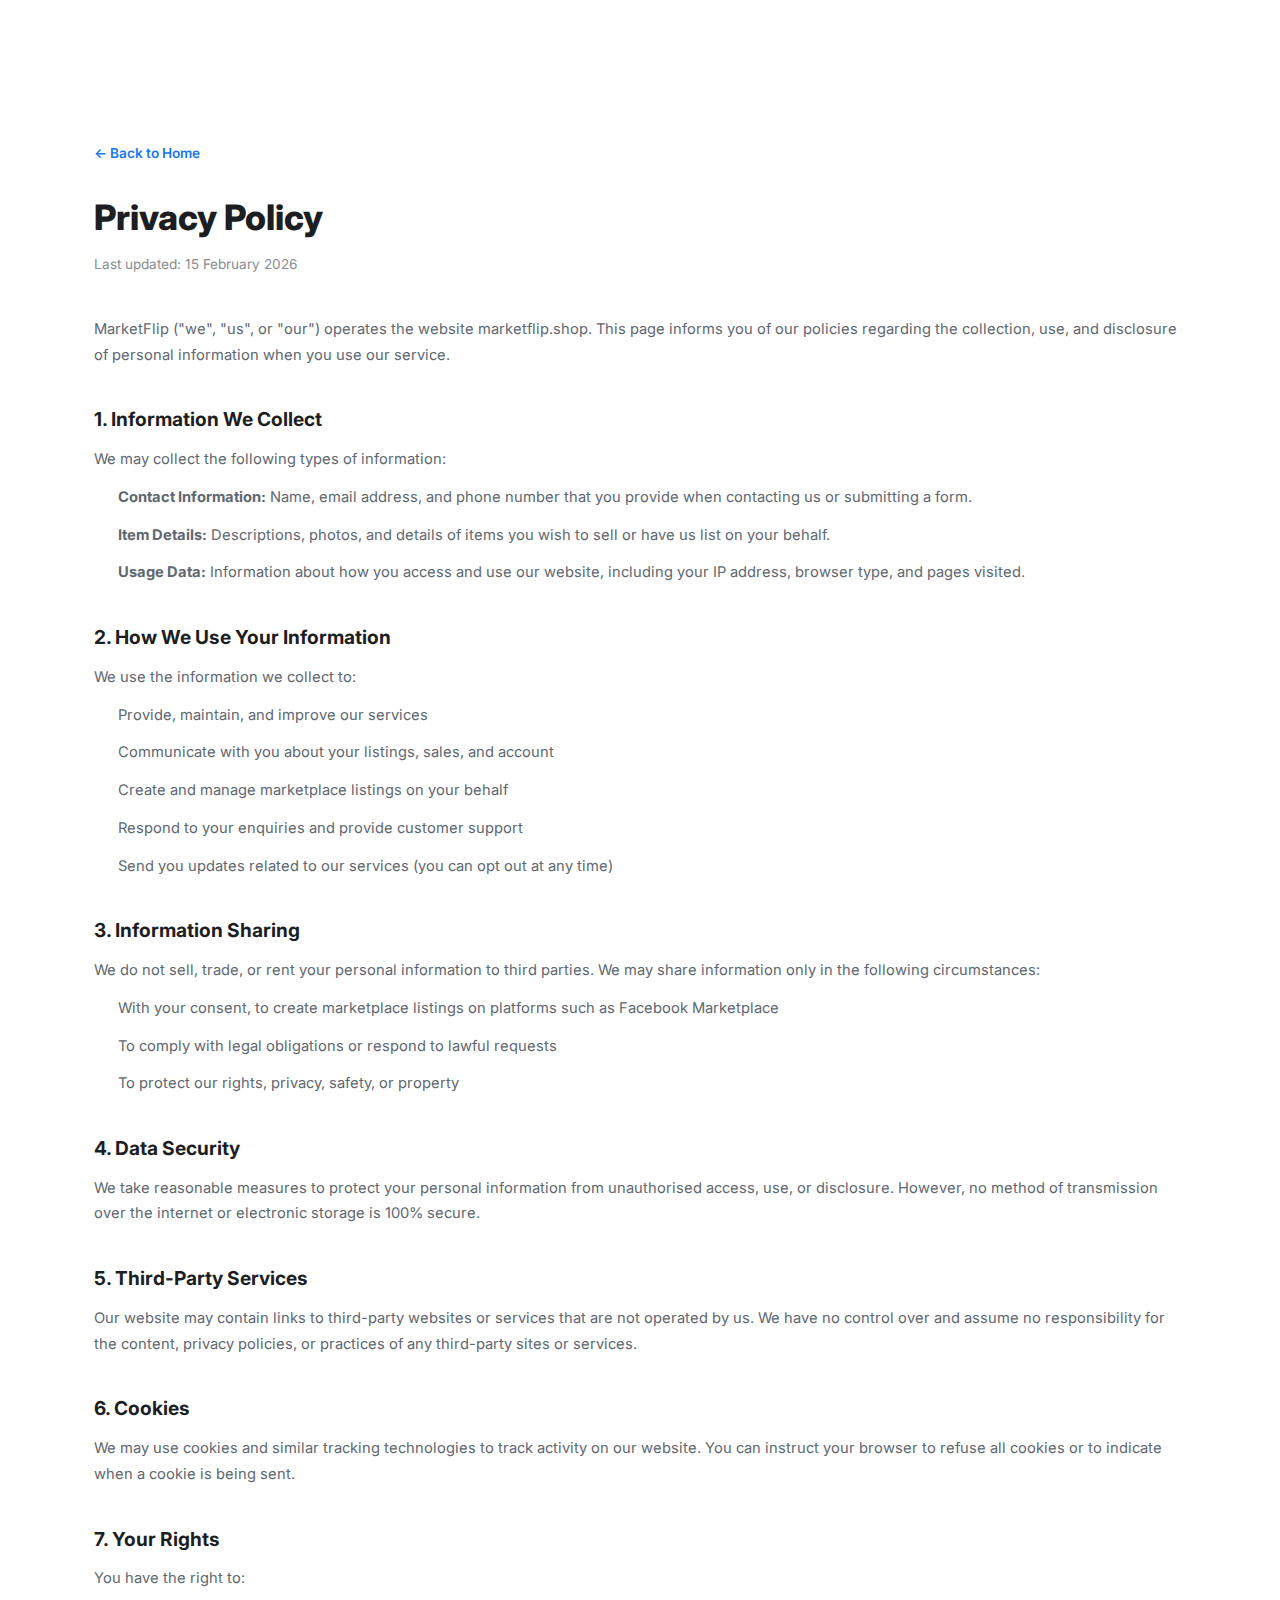
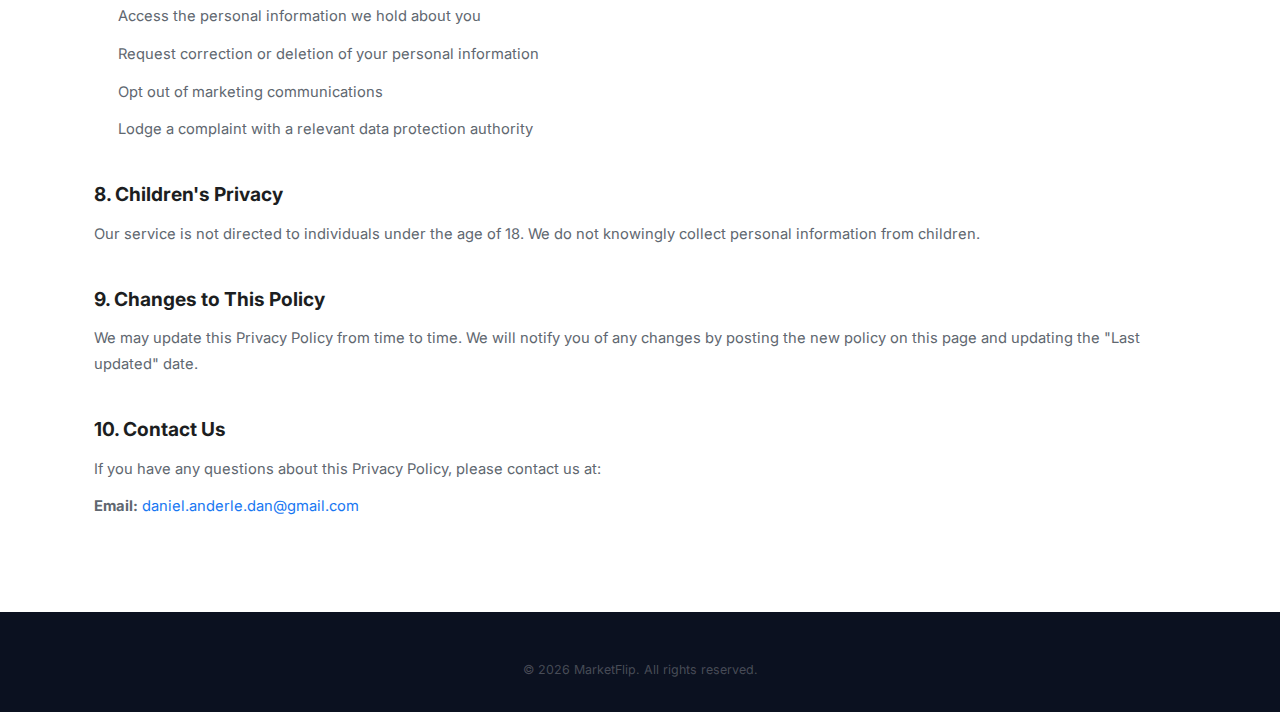
<file: privacy.html>
<!DOCTYPE html>
<html lang="en">

<head>
    <meta charset="UTF-8" />
    <meta name="viewport" content="width=device-width, initial-scale=1.0" />
    <title>Privacy Policy — MarketFlip</title>
    <meta name="description"
        content="MarketFlip's Privacy Policy. How we collect, use, and protect your personal information." />
    <link rel="preconnect" href="https://fonts.googleapis.com" />
    <link rel="preconnect" href="https://fonts.gstatic.com" crossorigin />
    <link href="https://fonts.googleapis.com/css2?family=Inter:wght@400;500;600;700;800;900&display=swap"
        rel="stylesheet" />
    <link rel="stylesheet" href="style.css" />
    <style>
        .legal-page {
            padding: 140px 0 80px;
            background: var(--bg-primary);
            min-height: 100vh;
        }

        .legal-page h1 {
            font-size: 2.2rem;
            font-weight: 800;
            margin-bottom: 8px;
            color: var(--text-primary);
        }

        .legal-page .updated {
            font-size: 0.85rem;
            color: var(--text-muted);
            margin-bottom: 40px;
        }

        .legal-page h2 {
            font-size: 1.2rem;
            font-weight: 700;
            margin-top: 36px;
            margin-bottom: 12px;
            color: var(--text-primary);
        }

        .legal-page p,
        .legal-page li {
            font-size: 0.92rem;
            line-height: 1.75;
            color: var(--text-secondary);
            margin-bottom: 12px;
        }

        .legal-page ul {
            padding-left: 24px;
            margin-bottom: 16px;
        }

        .legal-page a {
            color: var(--fb-blue);
        }

        .back-link {
            display: inline-block;
            margin-bottom: 24px;
            font-size: 0.85rem;
            font-weight: 600;
            color: var(--fb-blue);
        }
    </style>
</head>

<body>

    <nav class="navbar" id="navbar">
        <div class="nav-inner">
            <a href="index.html" class="logo">
                <svg class="logo-icon" viewBox="0 0 24 24" fill="none" stroke="currentColor" stroke-width="2"
                    stroke-linecap="round" stroke-linejoin="round">
                    <path
                        d="M20.84 4.61a5.5 5.5 0 0 0-7.78 0L12 5.67l-1.06-1.06a5.5 5.5 0 0 0-7.78 7.78l1.06 1.06L12 21.23l7.78-7.78 1.06-1.06a5.5 5.5 0 0 0 0-7.78z" />
                </svg>
                <span>MarketFlip</span>
            </a>
        </div>
    </nav>

    <section class="legal-page">
        <div class="container">
            <a href="index.html" class="back-link">&larr; Back to Home</a>
            <h1>Privacy Policy</h1>
            <p class="updated">Last updated: 15 February 2026</p>

            <p>MarketFlip ("we", "us", or "our") operates the website marketflip.shop. This page informs you of our
                policies regarding the collection, use, and disclosure of personal information when you use our service.
            </p>

            <h2>1. Information We Collect</h2>
            <p>We may collect the following types of information:</p>
            <ul>
                <li><strong>Contact Information:</strong> Name, email address, and phone number that you provide when
                    contacting us or submitting a form.</li>
                <li><strong>Item Details:</strong> Descriptions, photos, and details of items you wish to sell or have
                    us list on your behalf.</li>
                <li><strong>Usage Data:</strong> Information about how you access and use our website, including your IP
                    address, browser type, and pages visited.</li>
            </ul>

            <h2>2. How We Use Your Information</h2>
            <p>We use the information we collect to:</p>
            <ul>
                <li>Provide, maintain, and improve our services</li>
                <li>Communicate with you about your listings, sales, and account</li>
                <li>Create and manage marketplace listings on your behalf</li>
                <li>Respond to your enquiries and provide customer support</li>
                <li>Send you updates related to our services (you can opt out at any time)</li>
            </ul>

            <h2>3. Information Sharing</h2>
            <p>We do not sell, trade, or rent your personal information to third parties. We may share information only
                in the following circumstances:</p>
            <ul>
                <li>With your consent, to create marketplace listings on platforms such as Facebook Marketplace</li>
                <li>To comply with legal obligations or respond to lawful requests</li>
                <li>To protect our rights, privacy, safety, or property</li>
            </ul>

            <h2>4. Data Security</h2>
            <p>We take reasonable measures to protect your personal information from unauthorised access, use, or
                disclosure. However, no method of transmission over the internet or electronic storage is 100% secure.
            </p>

            <h2>5. Third-Party Services</h2>
            <p>Our website may contain links to third-party websites or services that are not operated by us. We have no
                control over and assume no responsibility for the content, privacy policies, or practices of any
                third-party sites or services.</p>

            <h2>6. Cookies</h2>
            <p>We may use cookies and similar tracking technologies to track activity on our website. You can instruct
                your browser to refuse all cookies or to indicate when a cookie is being sent.</p>

            <h2>7. Your Rights</h2>
            <p>You have the right to:</p>
            <ul>
                <li>Access the personal information we hold about you</li>
                <li>Request correction or deletion of your personal information</li>
                <li>Opt out of marketing communications</li>
                <li>Lodge a complaint with a relevant data protection authority</li>
            </ul>

            <h2>8. Children's Privacy</h2>
            <p>Our service is not directed to individuals under the age of 18. We do not knowingly collect personal
                information from children.</p>

            <h2>9. Changes to This Policy</h2>
            <p>We may update this Privacy Policy from time to time. We will notify you of any changes by posting the new
                policy on this page and updating the "Last updated" date.</p>

            <h2>10. Contact Us</h2>
            <p>If you have any questions about this Privacy Policy, please contact us at:</p>
            <p><strong>Email:</strong> <a href="mailto:daniel.anderle.dan@gmail.com">daniel.anderle.dan@gmail.com</a>
            </p>
        </div>
    </section>

    <footer class="footer">
        <div class="container footer-inner">
            <p class="footer-copy">&copy; 2026 MarketFlip. All rights reserved.</p>
        </div>
    </footer>

</body>

</html>
</file>
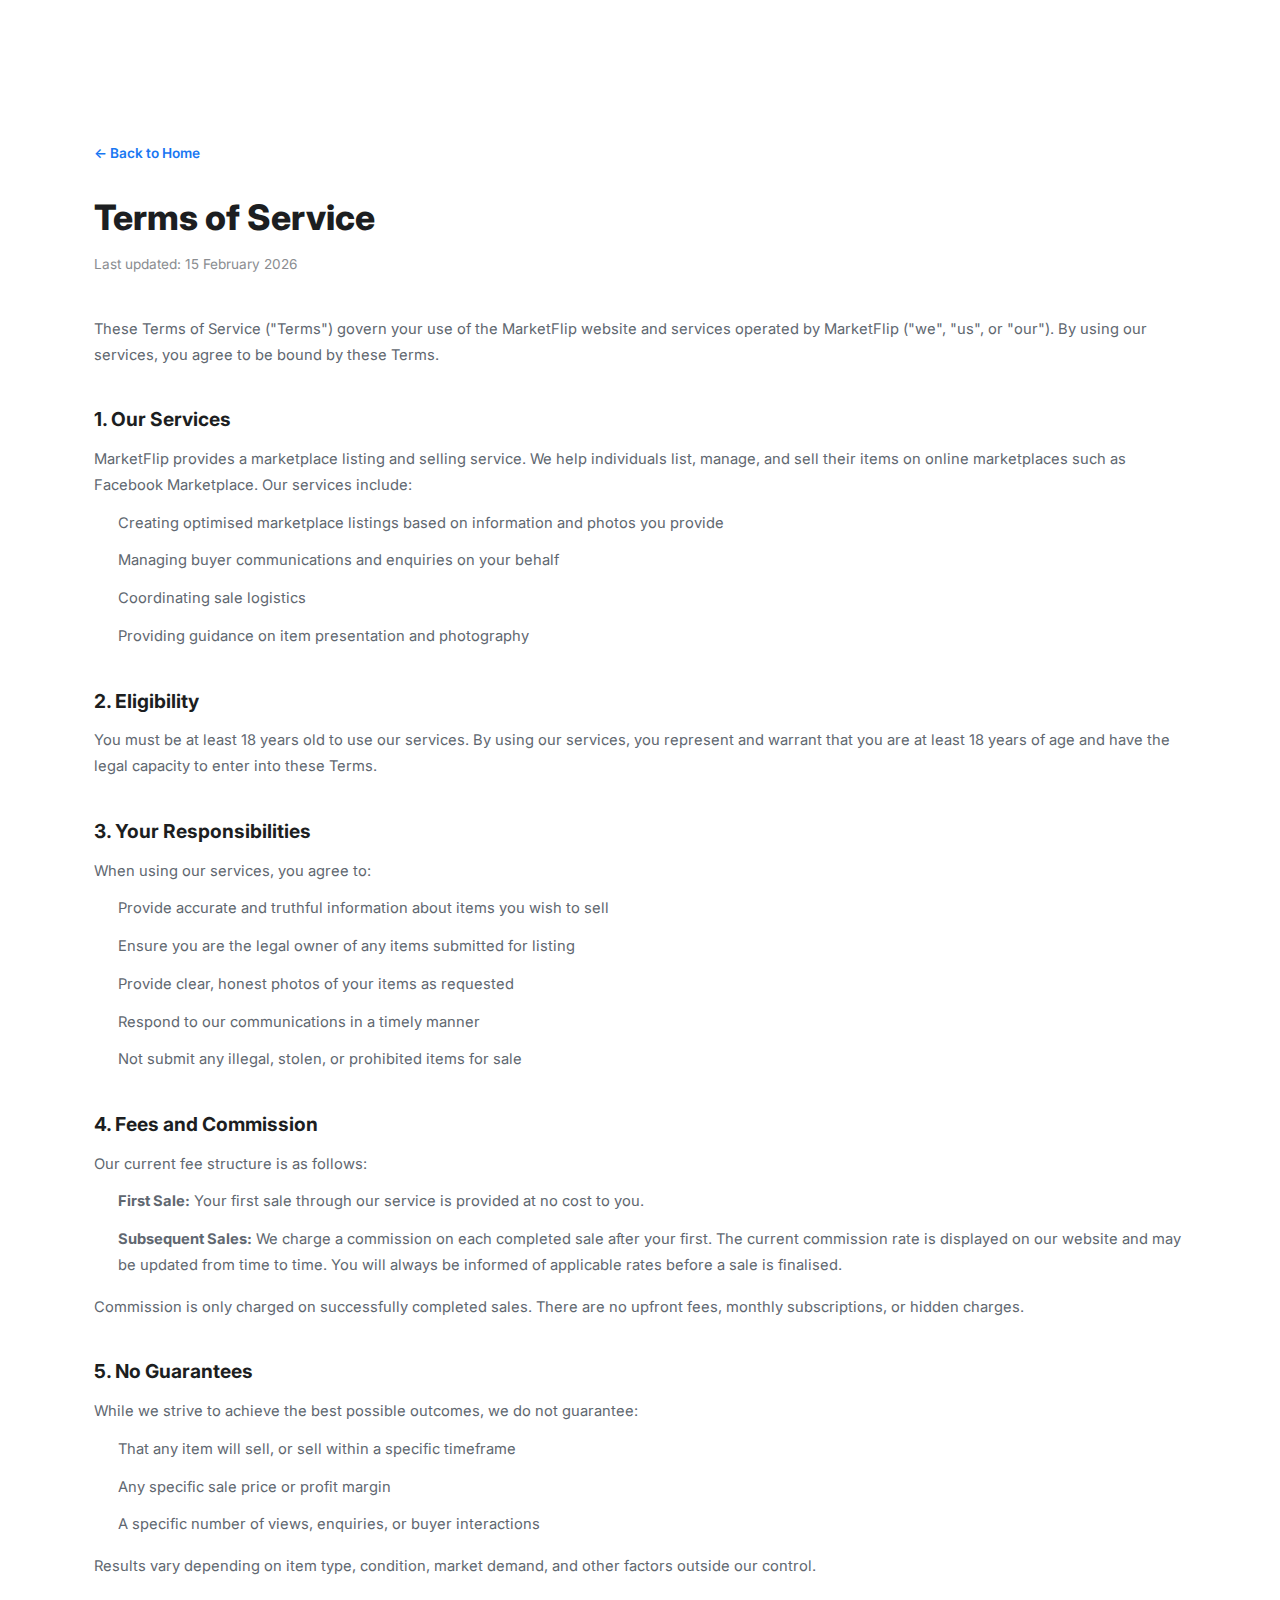
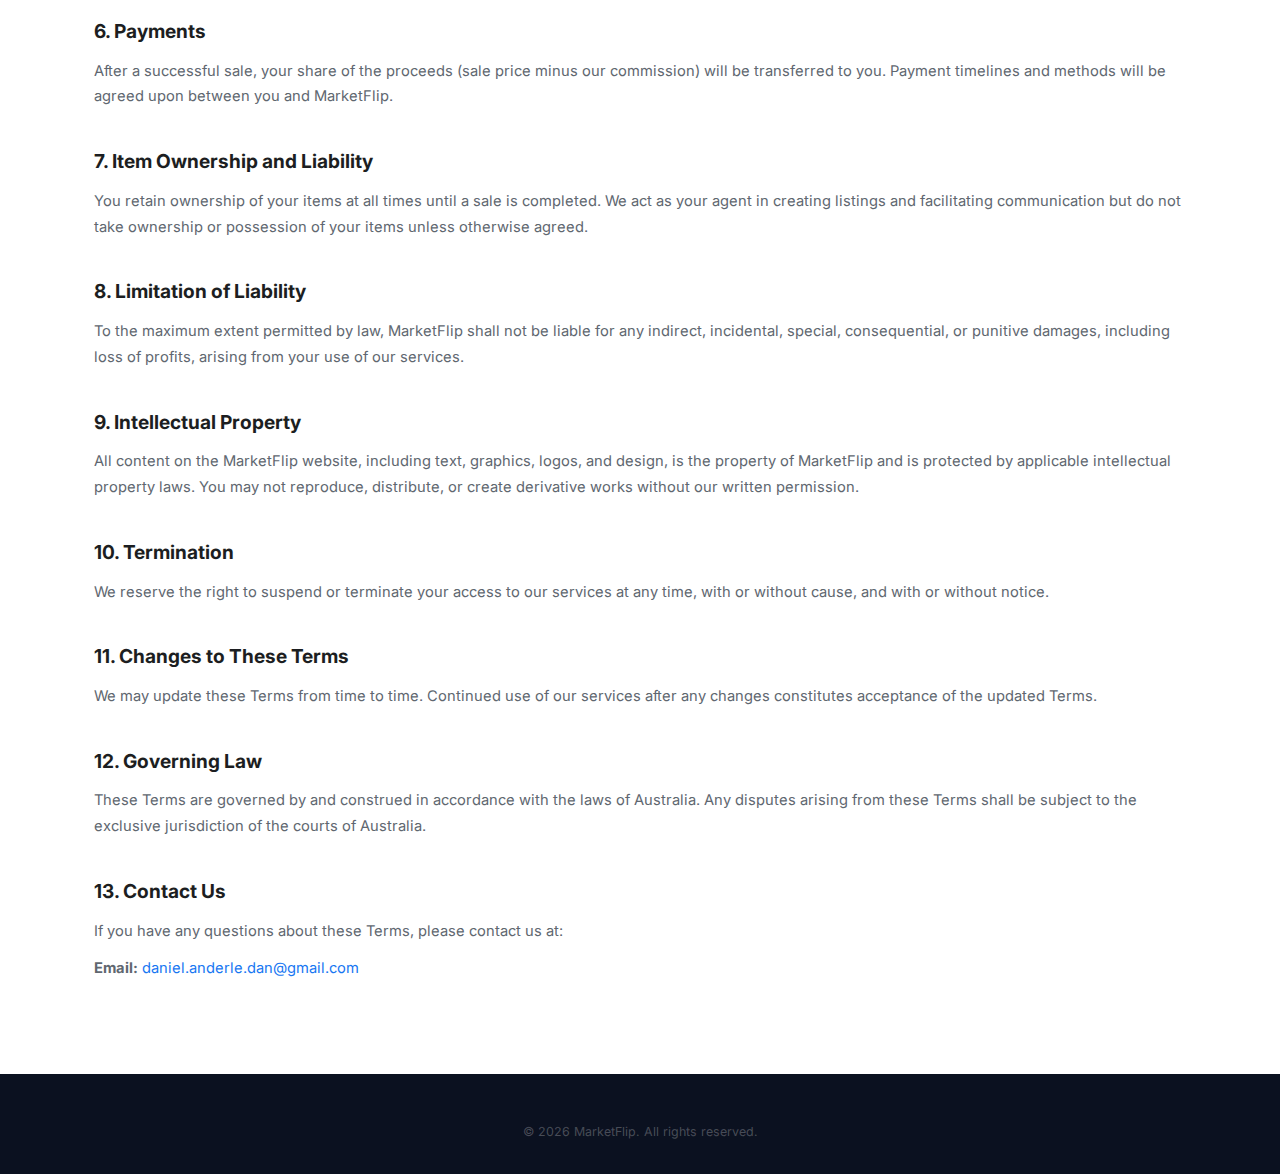
<file: terms.html>
<!DOCTYPE html>
<html lang="en">

<head>
    <meta charset="UTF-8" />
    <meta name="viewport" content="width=device-width, initial-scale=1.0" />
    <title>Terms of Service — MarketFlip</title>
    <meta name="description"
        content="MarketFlip's Terms of Service. The terms and conditions governing your use of our services." />
    <link rel="preconnect" href="https://fonts.googleapis.com" />
    <link rel="preconnect" href="https://fonts.gstatic.com" crossorigin />
    <link href="https://fonts.googleapis.com/css2?family=Inter:wght@400;500;600;700;800;900&display=swap"
        rel="stylesheet" />
    <link rel="stylesheet" href="style.css" />
    <style>
        .legal-page {
            padding: 140px 0 80px;
            background: var(--bg-primary);
            min-height: 100vh;
        }

        .legal-page h1 {
            font-size: 2.2rem;
            font-weight: 800;
            margin-bottom: 8px;
            color: var(--text-primary);
        }

        .legal-page .updated {
            font-size: 0.85rem;
            color: var(--text-muted);
            margin-bottom: 40px;
        }

        .legal-page h2 {
            font-size: 1.2rem;
            font-weight: 700;
            margin-top: 36px;
            margin-bottom: 12px;
            color: var(--text-primary);
        }

        .legal-page p,
        .legal-page li {
            font-size: 0.92rem;
            line-height: 1.75;
            color: var(--text-secondary);
            margin-bottom: 12px;
        }

        .legal-page ul {
            padding-left: 24px;
            margin-bottom: 16px;
        }

        .legal-page a {
            color: var(--fb-blue);
        }

        .back-link {
            display: inline-block;
            margin-bottom: 24px;
            font-size: 0.85rem;
            font-weight: 600;
            color: var(--fb-blue);
        }
    </style>
</head>

<body>

    <nav class="navbar" id="navbar">
        <div class="nav-inner">
            <a href="index.html" class="logo">
                <svg class="logo-icon" viewBox="0 0 24 24" fill="none" stroke="currentColor" stroke-width="2"
                    stroke-linecap="round" stroke-linejoin="round">
                    <path
                        d="M20.84 4.61a5.5 5.5 0 0 0-7.78 0L12 5.67l-1.06-1.06a5.5 5.5 0 0 0-7.78 7.78l1.06 1.06L12 21.23l7.78-7.78 1.06-1.06a5.5 5.5 0 0 0 0-7.78z" />
                </svg>
                <span>MarketFlip</span>
            </a>
        </div>
    </nav>

    <section class="legal-page">
        <div class="container">
            <a href="index.html" class="back-link">&larr; Back to Home</a>
            <h1>Terms of Service</h1>
            <p class="updated">Last updated: 15 February 2026</p>

            <p>These Terms of Service ("Terms") govern your use of the MarketFlip website and services operated by
                MarketFlip ("we", "us", or "our"). By using our services, you agree to be bound by these Terms.</p>

            <h2>1. Our Services</h2>
            <p>MarketFlip provides a marketplace listing and selling service. We help individuals list, manage, and sell
                their items on online marketplaces such as Facebook Marketplace. Our services include:</p>
            <ul>
                <li>Creating optimised marketplace listings based on information and photos you provide</li>
                <li>Managing buyer communications and enquiries on your behalf</li>
                <li>Coordinating sale logistics</li>
                <li>Providing guidance on item presentation and photography</li>
            </ul>

            <h2>2. Eligibility</h2>
            <p>You must be at least 18 years old to use our services. By using our services, you represent and warrant
                that you are at least 18 years of age and have the legal capacity to enter into these Terms.</p>

            <h2>3. Your Responsibilities</h2>
            <p>When using our services, you agree to:</p>
            <ul>
                <li>Provide accurate and truthful information about items you wish to sell</li>
                <li>Ensure you are the legal owner of any items submitted for listing</li>
                <li>Provide clear, honest photos of your items as requested</li>
                <li>Respond to our communications in a timely manner</li>
                <li>Not submit any illegal, stolen, or prohibited items for sale</li>
            </ul>

            <h2>4. Fees and Commission</h2>
            <p>Our current fee structure is as follows:</p>
            <ul>
                <li><strong>First Sale:</strong> Your first sale through our service is provided at no cost to you.</li>
                <li><strong>Subsequent Sales:</strong> We charge a commission on each completed sale after your first.
                    The current commission rate is displayed on our website and may be updated from time to time. You
                    will always be informed of applicable rates before a sale is finalised.</li>
            </ul>
            <p>Commission is only charged on successfully completed sales. There are no upfront fees, monthly
                subscriptions, or hidden charges.</p>

            <h2>5. No Guarantees</h2>
            <p>While we strive to achieve the best possible outcomes, we do not guarantee:</p>
            <ul>
                <li>That any item will sell, or sell within a specific timeframe</li>
                <li>Any specific sale price or profit margin</li>
                <li>A specific number of views, enquiries, or buyer interactions</li>
            </ul>
            <p>Results vary depending on item type, condition, market demand, and other factors outside our control.</p>

            <h2>6. Payments</h2>
            <p>After a successful sale, your share of the proceeds (sale price minus our commission) will be transferred
                to you. Payment timelines and methods will be agreed upon between you and MarketFlip.</p>

            <h2>7. Item Ownership and Liability</h2>
            <p>You retain ownership of your items at all times until a sale is completed. We act as your agent in
                creating listings and facilitating communication but do not take ownership or possession of your items
                unless otherwise agreed.</p>

            <h2>8. Limitation of Liability</h2>
            <p>To the maximum extent permitted by law, MarketFlip shall not be liable for any indirect, incidental,
                special, consequential, or punitive damages, including loss of profits, arising from your use of our
                services.</p>

            <h2>9. Intellectual Property</h2>
            <p>All content on the MarketFlip website, including text, graphics, logos, and design, is the property of
                MarketFlip and is protected by applicable intellectual property laws. You may not reproduce, distribute,
                or create derivative works without our written permission.</p>

            <h2>10. Termination</h2>
            <p>We reserve the right to suspend or terminate your access to our services at any time, with or without
                cause, and with or without notice.</p>

            <h2>11. Changes to These Terms</h2>
            <p>We may update these Terms from time to time. Continued use of our services after any changes constitutes
                acceptance of the updated Terms.</p>

            <h2>12. Governing Law</h2>
            <p>These Terms are governed by and construed in accordance with the laws of Australia. Any disputes arising
                from these Terms shall be subject to the exclusive jurisdiction of the courts of Australia.</p>

            <h2>13. Contact Us</h2>
            <p>If you have any questions about these Terms, please contact us at:</p>
            <p><strong>Email:</strong> <a href="mailto:daniel.anderle.dan@gmail.com">daniel.anderle.dan@gmail.com</a>
            </p>
        </div>
    </section>

    <footer class="footer">
        <div class="container footer-inner">
            <p class="footer-copy">&copy; 2026 MarketFlip. All rights reserved.</p>
        </div>
    </footer>

</body>

</html>
</file>
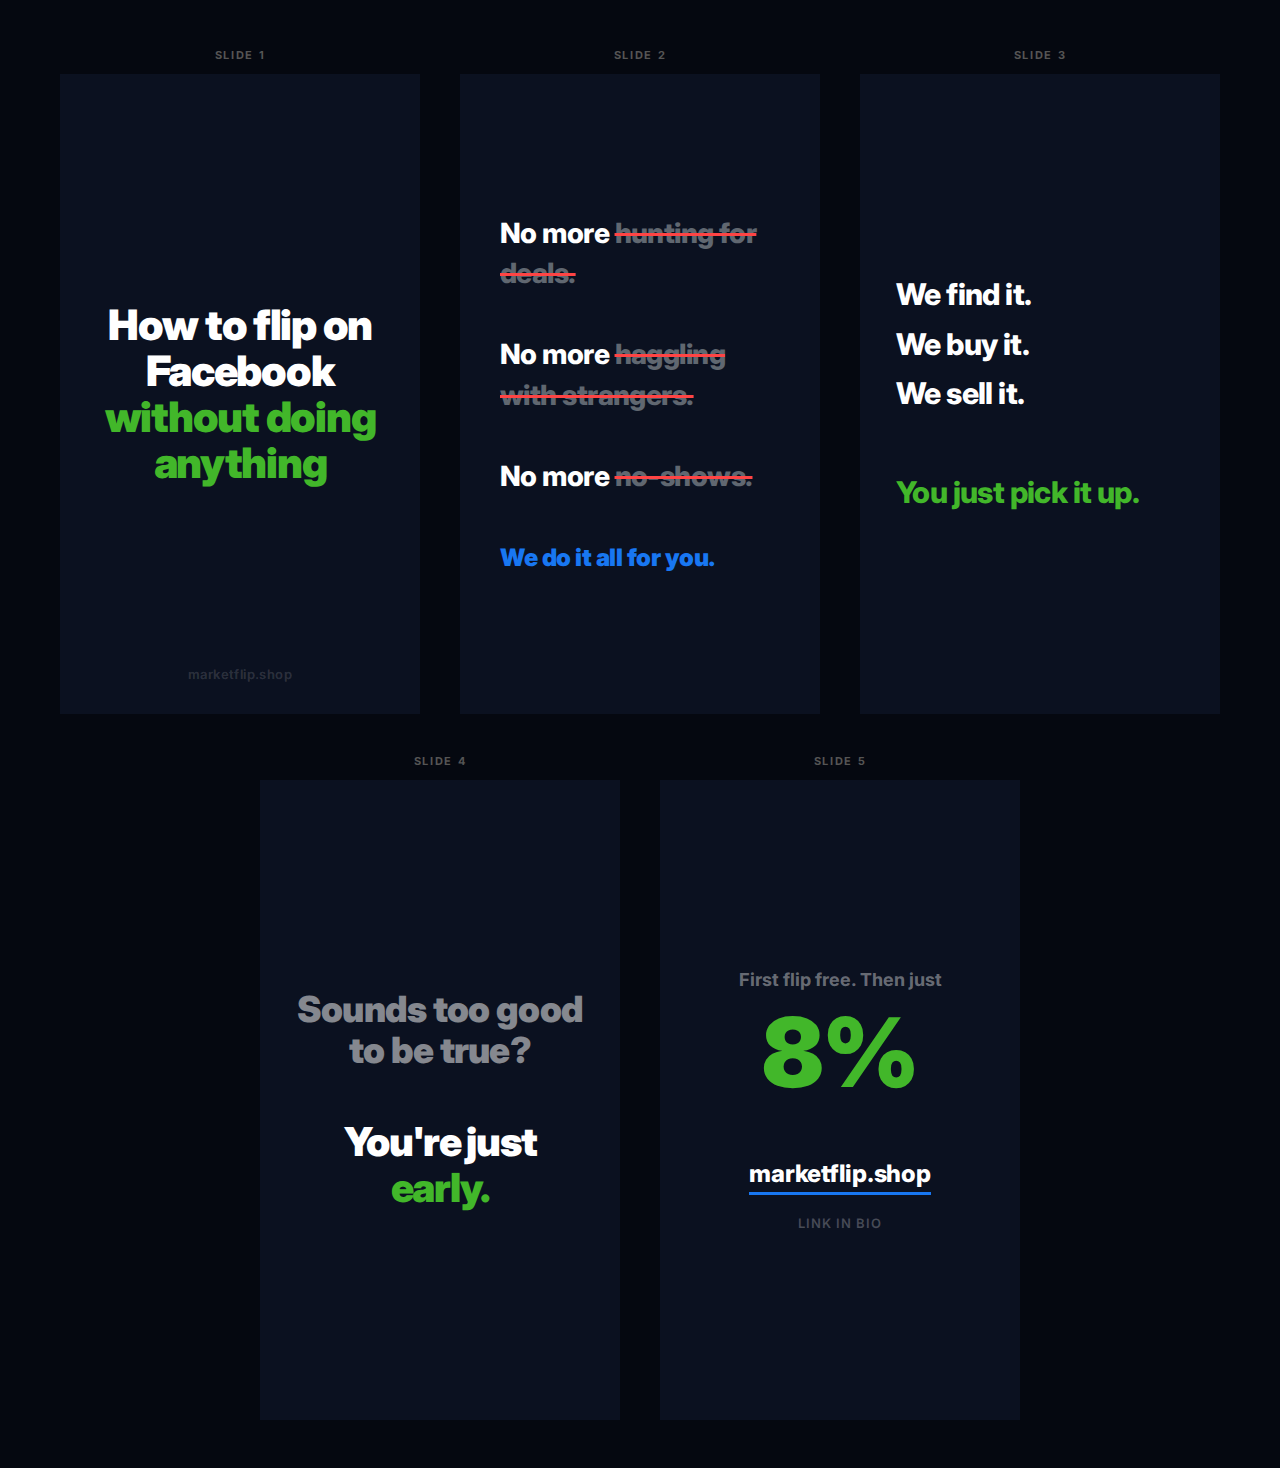
<file: tiktok-slides.html>
<!DOCTYPE html>
<html lang="en">

<head>
    <meta charset="UTF-8" />
    <meta name="viewport" content="width=device-width, initial-scale=1.0" />
    <title>MarketFlip — TikTok Slides</title>
    <link href="https://fonts.googleapis.com/css2?family=Inter:wght@400;500;600;700;800;900&display=swap"
        rel="stylesheet" />
    <style>
        * {
            margin: 0;
            padding: 0;
            box-sizing: border-box;
        }

        body {
            background: #050810;
            font-family: 'Inter', sans-serif;
            display: flex;
            flex-wrap: wrap;
            justify-content: center;
            gap: 40px;
            padding: 48px 24px;
        }

        .slide-wrapper {
            display: flex;
            flex-direction: column;
            align-items: center;
            gap: 12px;
        }

        .slide-wrapper .label {
            color: #555;
            font-size: 11px;
            font-weight: 700;
            letter-spacing: 0.15em;
            text-transform: uppercase;
        }

        /* ===== SLIDE BASE ===== */
        .slide {
            width: 360px;
            height: 640px;
            background: #0B1120;
            display: flex;
            flex-direction: column;
            justify-content: center;
            padding: 44px 36px;
            color: white;
            position: relative;
            overflow: hidden;
        }

        /* ===== SLIDE 1 — HOOK ===== */
        .slide-1 {
            text-align: center;
            align-items: center;
        }

        .slide-1 h1 {
            font-size: 42px;
            font-weight: 900;
            line-height: 1.1;
            letter-spacing: -0.03em;
        }

        .slide-1 h1 em {
            font-style: normal;
            color: #42B72A;
        }

        .slide-1 .watermark {
            position: absolute;
            bottom: 32px;
            font-size: 13px;
            font-weight: 600;
            color: rgba(255, 255, 255, 0.15);
            letter-spacing: 0.03em;
        }

        /* ===== SLIDE 2 — PAIN POINT ===== */
        .slide-2 {
            padding-left: 40px;
            padding-right: 40px;
        }

        .slide-2 p {
            font-size: 28px;
            font-weight: 800;
            line-height: 1.45;
            letter-spacing: -0.02em;
        }

        .slide-2 p s {
            color: #606770;
            text-decoration: line-through;
            text-decoration-color: #FF4444;
            text-decoration-thickness: 3px;
        }

        .slide-2 .punchline {
            margin-top: 44px;
            font-size: 24px;
            font-weight: 900;
            color: #1877F2;
        }

        /* ===== SLIDE 3 — SOLUTION ===== */
        .slide-3 {
            text-align: left;
        }

        .slide-3 p {
            font-size: 30px;
            font-weight: 800;
            line-height: 1.65;
            letter-spacing: -0.02em;
        }

        .slide-3 p span.g {
            color: #42B72A;
        }

        /* ===== SLIDE 4 — URGENCY ===== */
        .slide-4 {
            text-align: center;
            align-items: center;
            gap: 0;
        }

        .slide-4 h2 {
            font-size: 36px;
            font-weight: 900;
            line-height: 1.15;
            letter-spacing: -0.02em;
            color: rgba(255, 255, 255, 0.5);
        }

        .slide-4 .answer {
            margin-top: 48px;
            font-size: 40px;
            font-weight: 900;
            line-height: 1.15;
            letter-spacing: -0.03em;
        }

        .slide-4 .answer em {
            font-style: normal;
            color: #42B72A;
        }

        /* ===== SLIDE 5 — CTA ===== */
        .slide-5 {
            text-align: center;
            align-items: center;
        }

        .slide-5 .top-line {
            font-size: 18px;
            font-weight: 700;
            color: rgba(255, 255, 255, 0.4);
            margin-bottom: 12px;
        }

        .slide-5 h2 {
            font-size: 54px;
            font-weight: 900;
            line-height: 1.05;
            letter-spacing: -0.03em;
        }

        .slide-5 h2 span {
            display: block;
            font-size: 96px;
            color: #42B72A;
        }

        .slide-5 .url {
            margin-top: 56px;
            font-size: 24px;
            font-weight: 800;
            color: white;
            border-bottom: 3px solid #1877F2;
            padding-bottom: 4px;
            letter-spacing: -0.01em;
        }

        .slide-5 .bio {
            margin-top: 20px;
            font-size: 13px;
            font-weight: 600;
            color: rgba(255, 255, 255, 0.25);
            letter-spacing: 0.08em;
            text-transform: uppercase;
        }
    </style>
</head>

<body>

    <!-- SLIDE 1 -->
    <div class="slide-wrapper">
        <div class="label">Slide 1</div>
        <div class="slide slide-1">
            <h1>How to flip on Facebook <em>without doing anything</em></h1>
            <div class="watermark">marketflip.shop</div>
        </div>
    </div>

    <!-- SLIDE 2 -->
    <div class="slide-wrapper">
        <div class="label">Slide 2</div>
        <div class="slide slide-2">
            <p>
                No more <s>hunting for deals.</s><br /><br />
                No more <s>haggling with strangers.</s><br /><br />
                No more <s>no-shows.</s>
            </p>
            <p class="punchline">We do it all for you.</p>
        </div>
    </div>

    <!-- SLIDE 3 -->
    <div class="slide-wrapper">
        <div class="label">Slide 3</div>
        <div class="slide slide-3">
            <p>
                We find it.<br />
                We buy it.<br />
                We sell it.<br /><br />
                <span class="g">You just pick it up.</span>
            </p>
        </div>
    </div>

    <!-- SLIDE 4 -->
    <div class="slide-wrapper">
        <div class="label">Slide 4</div>
        <div class="slide slide-4">
            <h2>Sounds too good to be true?</h2>
            <p class="answer">You're just<br /><em>early.</em></p>
        </div>
    </div>

    <!-- SLIDE 5 -->
    <div class="slide-wrapper">
        <div class="label">Slide 5</div>
        <div class="slide slide-5">
            <div class="top-line">First flip free. Then just</div>
            <h2>
                <span>8%</span>
            </h2>
            <div class="url">marketflip.shop</div>
            <div class="bio">link in bio</div>
        </div>
    </div>

</body>

</html>
</file>
<file: style.css>
/* ===================================================
   MarketFlip — Facebook Marketplace Service
   Color palette anchored to Facebook brand colors
   =================================================== */

:root {
    /* Facebook Palette */
    --fb-blue: #1877F2;
    --fb-blue-dark: #1464D8;
    --fb-blue-darker: #0D52B8;
    --fb-blue-light: #4599FF;
    --fb-blue-pale: #E7F3FF;
    --fb-green: #42B72A;
    --fb-green-dark: #36A420;

    /* Neutrals */
    --bg-primary: #FFFFFF;
    --bg-dark: #0B1120;
    --bg-section: #F0F2F5;
    --text-primary: #1C1E21;
    --text-secondary: #606770;
    --text-muted: #8A8D91;
    --text-on-dark: #E4E6EB;
    --border: #DADDE1;

    /* Spacing */
    --section-pad: 100px;
    --container-max: 1140px;

    /* Radii */
    --radius-sm: 8px;
    --radius-md: 14px;
    --radius-lg: 22px;
    --radius-xl: 32px;

    /* Shadows */
    --shadow-soft: 0 4px 24px rgba(24, 119, 242, 0.08);
    --shadow-card: 0 8px 40px rgba(24, 119, 242, 0.10);
    --shadow-hover: 0 12px 48px rgba(24, 119, 242, 0.18);

    /* Transitions */
    --ease: cubic-bezier(0.25, 0.46, 0.45, 0.94);
}

/* ===== RESET ===== */
*,
*::before,
*::after {
    margin: 0;
    padding: 0;
    box-sizing: border-box;
}

html {
    scroll-behavior: smooth;
    -webkit-font-smoothing: antialiased;
}

body {
    font-family: 'Inter', -apple-system, BlinkMacSystemFont, 'Segoe UI', sans-serif;
    color: var(--text-primary);
    background: var(--bg-primary);
    line-height: 1.6;
    overflow-x: hidden;
}

a {
    text-decoration: none;
    color: inherit;
}

ul {
    list-style: none;
}

img {
    max-width: 100%;
    display: block;
}

.container {
    max-width: var(--container-max);
    margin: 0 auto;
    padding: 0 24px;
}

/* ===== NAVBAR ===== */
.navbar {
    position: fixed;
    top: 0;
    left: 0;
    width: 100%;
    z-index: 1000;
    padding: 16px 0;
    transition: background 0.4s var(--ease), box-shadow 0.4s var(--ease), padding 0.4s var(--ease);
}

.navbar.scrolled {
    background: rgba(255, 255, 255, 0.92);
    backdrop-filter: blur(18px);
    -webkit-backdrop-filter: blur(18px);
    box-shadow: 0 2px 20px rgba(0, 0, 0, 0.06);
    padding: 10px 0;
}

.nav-inner {
    max-width: var(--container-max);
    margin: 0 auto;
    padding: 0 24px;
    display: flex;
    align-items: center;
    justify-content: space-between;
}

.logo {
    display: flex;
    align-items: center;
    gap: 10px;
    font-weight: 800;
    font-size: 1.35rem;
    color: white;
    transition: color 0.3s;
}

.navbar.scrolled .logo {
    color: var(--fb-blue);
}

.logo-icon {
    width: 26px;
    height: 26px;
}

.nav-links {
    display: flex;
    align-items: center;
    gap: 32px;
}

.nav-links a {
    font-size: 0.9rem;
    font-weight: 500;
    color: rgba(255, 255, 255, 0.8);
    transition: color 0.3s;
    position: relative;
}

.navbar.scrolled .nav-links a {
    color: var(--text-secondary);
}

.nav-links a:hover {
    color: white;
}

.navbar.scrolled .nav-links a:hover {
    color: var(--fb-blue);
}

.nav-links a::after {
    content: '';
    position: absolute;
    bottom: -4px;
    left: 0;
    width: 0%;
    height: 2px;
    background: var(--fb-blue-light);
    transition: width 0.3s var(--ease);
    border-radius: 2px;
}

.nav-links a:hover::after {
    width: 100%;
}

.nav-cta {
    background: var(--fb-blue);
    color: white !important;
    padding: 10px 22px;
    border-radius: var(--radius-sm);
    font-weight: 600;
    transition: background 0.3s, transform 0.2s;
}

.nav-cta:hover {
    background: var(--fb-blue-dark);
    transform: translateY(-1px);
}

.nav-cta::after {
    display: none !important;
}

/* ===== HERO ===== */
.hero {
    position: relative;
    min-height: 100vh;
    display: flex;
    align-items: center;
    justify-content: center;
    text-align: center;
    background: linear-gradient(160deg, #0B1628 0%, #0E2148 30%, #1877F2 70%, #4599FF 100%);
    overflow: hidden;
    padding: 120px 24px 80px;
}

.hero-bg {
    position: absolute;
    inset: 0;
    overflow: hidden;
}

.hero-shape {
    position: absolute;
    border-radius: 50%;
    filter: blur(80px);
    opacity: 0.35;
    animation: float 8s ease-in-out infinite;
}

.hero-shape-1 {
    width: 600px;
    height: 600px;
    background: #1877F2;
    top: -200px;
    right: -150px;
    animation-delay: 0s;
}

.hero-shape-2 {
    width: 400px;
    height: 400px;
    background: #42B72A;
    bottom: -100px;
    left: -100px;
    animation-delay: -3s;
}

.hero-shape-3 {
    width: 300px;
    height: 300px;
    background: #4599FF;
    top: 40%;
    left: 50%;
    animation-delay: -5s;
}

@keyframes float {

    0%,
    100% {
        transform: translate(0, 0) scale(1);
    }

    33% {
        transform: translate(30px, -20px) scale(1.05);
    }

    66% {
        transform: translate(-20px, 20px) scale(0.95);
    }
}

.hero-content {
    position: relative;
    z-index: 2;
    max-width: 720px;
}

.hero-badge {
    display: inline-block;
    background: rgba(255, 255, 255, 0.12);
    backdrop-filter: blur(12px);
    -webkit-backdrop-filter: blur(12px);
    border: 1px solid rgba(255, 255, 255, 0.18);
    color: white;
    padding: 8px 20px;
    border-radius: 100px;
    font-size: 0.85rem;
    font-weight: 600;
    margin-bottom: 28px;
    animation: fadeInDown 0.8s var(--ease) both;
}

.hero h1 {
    font-size: clamp(2.4rem, 6vw, 4rem);
    font-weight: 900;
    color: white;
    line-height: 1.12;
    letter-spacing: -0.03em;
    margin-bottom: 24px;
    animation: fadeInDown 0.8s 0.15s var(--ease) both;
}

.highlight {
    background: linear-gradient(135deg, #42B72A, #66D44A);
    -webkit-background-clip: text;
    -webkit-text-fill-color: transparent;
    background-clip: text;
}

.hero-sub {
    font-size: 1.15rem;
    color: rgba(255, 255, 255, 0.78);
    max-width: 540px;
    margin: 0 auto 40px;
    line-height: 1.7;
    animation: fadeInDown 0.8s 0.3s var(--ease) both;
}

.hero-buttons {
    display: flex;
    gap: 16px;
    justify-content: center;
    flex-wrap: wrap;
    animation: fadeInDown 0.8s 0.45s var(--ease) both;
}

/* ===== BUTTONS ===== */
.btn {
    display: inline-flex;
    align-items: center;
    gap: 10px;
    padding: 16px 32px;
    border-radius: var(--radius-md);
    font-size: 1rem;
    font-weight: 700;
    cursor: pointer;
    transition: all 0.3s var(--ease);
    border: none;
    font-family: inherit;
}

.btn svg {
    width: 20px;
    height: 20px;
}

.btn-primary {
    background: var(--fb-blue);
    color: white;
    box-shadow: 0 4px 20px rgba(24, 119, 242, 0.35);
}

.btn-primary:hover {
    background: var(--fb-blue-dark);
    box-shadow: 0 6px 28px rgba(24, 119, 242, 0.45);
    transform: translateY(-2px);
}

.btn-secondary {
    background: var(--fb-green);
    color: white;
    box-shadow: 0 4px 20px rgba(66, 183, 42, 0.3);
}

.btn-secondary:hover {
    background: var(--fb-green-dark);
    box-shadow: 0 6px 28px rgba(66, 183, 42, 0.4);
    transform: translateY(-2px);
}

.btn-large {
    padding: 18px 40px;
    font-size: 1.1rem;
    border-radius: var(--radius-lg);
}

/* ===== HERO STATS ===== */
.hero-stats {
    display: flex;
    align-items: center;
    justify-content: center;
    gap: 32px;
    margin-top: 56px;
    animation: fadeInDown 0.8s 0.6s var(--ease) both;
}

.stat {
    display: flex;
    flex-direction: column;
}

.stat-number {
    font-size: 1.6rem;
    font-weight: 800;
    color: white;
}

.stat-label {
    font-size: 0.8rem;
    color: rgba(255, 255, 255, 0.55);
    font-weight: 500;
    text-transform: uppercase;
    letter-spacing: 0.05em;
}

.stat-divider {
    width: 1px;
    height: 40px;
    background: rgba(255, 255, 255, 0.15);
}

/* Scroll indicator */
.scroll-indicator {
    position: absolute;
    bottom: 32px;
    left: 50%;
    transform: translateX(-50%);
    z-index: 2;
}

.scroll-arrow {
    width: 24px;
    height: 24px;
    border-right: 2px solid rgba(255, 255, 255, 0.4);
    border-bottom: 2px solid rgba(255, 255, 255, 0.4);
    transform: rotate(45deg);
    animation: scrollBounce 2s ease-in-out infinite;
}

@keyframes scrollBounce {

    0%,
    100% {
        transform: rotate(45deg) translate(0, 0);
        opacity: 0.4;
    }

    50% {
        transform: rotate(45deg) translate(6px, 6px);
        opacity: 1;
    }
}

/* ===== SECTION SHARED ===== */
.section-title {
    font-size: clamp(1.8rem, 4vw, 2.6rem);
    font-weight: 800;
    text-align: center;
    letter-spacing: -0.02em;
    margin-bottom: 12px;
}

.section-sub {
    text-align: center;
    color: var(--text-secondary);
    font-size: 1.1rem;
    max-width: 520px;
    margin: 0 auto 56px;
}

/* ===== SHOWCASE ===== */
.showcase {
    padding: var(--section-pad) 0;
    background: var(--bg-primary);
}

.showcase-header {
    text-align: center;
    margin-bottom: 48px;
}

.showcase-toggle {
    display: inline-flex;
    background: var(--bg-section);
    border-radius: 100px;
    padding: 5px;
    margin-top: 20px;
    gap: 4px;
}

.toggle-btn {
    display: inline-flex;
    align-items: center;
    gap: 8px;
    padding: 12px 28px;
    border: none;
    border-radius: 100px;
    font-family: inherit;
    font-size: 0.92rem;
    font-weight: 600;
    background: transparent;
    color: var(--text-secondary);
    cursor: pointer;
    transition: all 0.35s var(--ease);
}

.toggle-btn svg {
    width: 18px;
    height: 18px;
}

.toggle-btn.active {
    background: var(--fb-blue);
    color: white;
    box-shadow: 0 4px 16px rgba(24, 119, 242, 0.3);
}

.toggle-btn:not(.active):hover {
    color: var(--text-primary);
    background: rgba(0, 0, 0, 0.04);
}

/* Showcase Grid */
.showcase-grid {
    display: grid;
    grid-template-columns: repeat(3, 1fr);
    gap: 24px;
    animation: fadeInCards 0.5s var(--ease) both;
}

.showcase-grid.hidden {
    display: none;
}

@keyframes fadeInCards {
    from {
        opacity: 0;
        transform: translateY(16px);
    }

    to {
        opacity: 1;
        transform: translateY(0);
    }
}

/* Showcase Card */
.showcase-card {
    background: white;
    border-radius: var(--radius-lg);
    overflow: hidden;
    box-shadow: var(--shadow-soft);
    transition: transform 0.4s var(--ease), box-shadow 0.4s var(--ease);
}

.showcase-card:hover {
    transform: translateY(-6px);
    box-shadow: var(--shadow-hover);
}

.showcase-card .card-img {
    position: relative;
    overflow: hidden;
    aspect-ratio: 4/3;
}

.showcase-card .card-img img {
    width: 100%;
    height: 100%;
    object-fit: cover;
    transition: transform 0.5s var(--ease);
}

.showcase-card:hover .card-img img {
    transform: scale(1.06);
}

/* Badges */
.sold-badge,
.profit-badge {
    position: absolute;
    top: 12px;
    right: 12px;
    padding: 6px 14px;
    border-radius: 100px;
    font-size: 0.72rem;
    font-weight: 800;
    letter-spacing: 0.04em;
    text-transform: uppercase;
    backdrop-filter: blur(8px);
    -webkit-backdrop-filter: blur(8px);
}

.sold-badge {
    background: rgba(24, 119, 242, 0.9);
    color: white;
}

.profit-badge {
    background: rgba(66, 183, 42, 0.92);
    color: white;
    font-size: 0.78rem;
}

/* Card body */
.showcase-card .card-body {
    padding: 18px 20px 22px;
}

.showcase-card .card-body h4 {
    font-size: 1rem;
    font-weight: 700;
    margin-bottom: 8px;
    letter-spacing: -0.01em;
}

.card-price {
    display: flex;
    align-items: center;
    justify-content: space-between;
}

.price-sold {
    font-size: 1.2rem;
    font-weight: 800;
    color: var(--fb-blue);
}

.time-sold {
    font-size: 0.78rem;
    color: var(--text-muted);
    font-weight: 500;
}

/* Flip card pricing */
.flip-prices {
    display: flex;
    align-items: center;
    gap: 10px;
}

.flip-price-row {
    display: flex;
    flex-direction: column;
    flex: 1;
}

.flip-price-row .label {
    font-size: 0.7rem;
    font-weight: 600;
    color: var(--text-muted);
    text-transform: uppercase;
    letter-spacing: 0.04em;
    margin-bottom: 2px;
}

.flip-price-row .bought {
    font-size: 1rem;
    font-weight: 700;
    color: var(--text-secondary);
    text-decoration: line-through;
    text-decoration-color: rgba(0, 0, 0, 0.2);
}

.flip-price-row .flipped {
    font-size: 1.1rem;
    font-weight: 800;
    color: var(--fb-green);
}

.flip-arrow {
    width: 20px;
    height: 20px;
    color: var(--fb-green);
    flex-shrink: 0;
    transform: rotate(-90deg);
}

/* ===== SERVICES ===== */
.services {
    padding: var(--section-pad) 0;
    background: var(--bg-section);
}

.service-grid {
    display: grid;
    grid-template-columns: 1fr 1fr;
    gap: 32px;
}

.service-card {
    background: white;
    border-radius: var(--radius-xl);
    padding: 48px 40px;
    box-shadow: var(--shadow-soft);
    transition: transform 0.4s var(--ease), box-shadow 0.4s var(--ease);
    display: flex;
    flex-direction: column;
}

.service-card:hover {
    transform: translateY(-6px);
    box-shadow: var(--shadow-hover);
}

.card-icon {
    width: 64px;
    height: 64px;
    border-radius: var(--radius-md);
    display: flex;
    align-items: center;
    justify-content: center;
    margin-bottom: 24px;
}

.card-icon svg {
    width: 32px;
    height: 32px;
}

.sell-icon {
    background: var(--fb-blue-pale);
    color: var(--fb-blue);
}

.flip-icon {
    background: #E8F5E9;
    color: var(--fb-green);
}

.service-card h3 {
    font-size: 1.55rem;
    font-weight: 800;
    margin-bottom: 12px;
    letter-spacing: -0.01em;
}

.card-desc {
    color: var(--text-secondary);
    font-size: 0.98rem;
    line-height: 1.7;
    margin-bottom: 24px;
}

.card-features {
    display: flex;
    flex-direction: column;
    gap: 12px;
    margin-bottom: 32px;
    flex: 1;
}

.card-features li {
    display: flex;
    align-items: center;
    gap: 10px;
    font-size: 0.92rem;
    font-weight: 500;
    color: var(--text-primary);
}

.card-features li svg {
    width: 18px;
    height: 18px;
    flex-shrink: 0;
    color: var(--fb-green);
}

.service-card .btn {
    align-self: flex-start;
}

/* ===== HOW IT WORKS ===== */
.how-it-works {
    padding: var(--section-pad) 0;
    background: var(--bg-primary);
}

.steps-grid {
    display: flex;
    align-items: flex-start;
    gap: 0;
    justify-content: center;
}

.step {
    flex: 1;
    max-width: 240px;
    text-align: center;
    padding: 0 16px;
}

.step-number {
    width: 52px;
    height: 52px;
    border-radius: 50%;
    background: linear-gradient(135deg, var(--fb-blue), var(--fb-blue-light));
    color: white;
    font-size: 1.2rem;
    font-weight: 800;
    display: flex;
    align-items: center;
    justify-content: center;
    margin: 0 auto 18px;
    box-shadow: 0 4px 16px rgba(24, 119, 242, 0.25);
}

.step h4 {
    font-size: 1.05rem;
    font-weight: 700;
    margin-bottom: 8px;
}

.step p {
    font-size: 0.88rem;
    color: var(--text-secondary);
    line-height: 1.65;
}

.step-connector {
    width: 48px;
    height: 2px;
    background: linear-gradient(90deg, var(--fb-blue-pale), var(--fb-blue), var(--fb-blue-pale));
    margin-top: 26px;
    flex-shrink: 0;
    border-radius: 2px;
}

/* ===== PRICING ===== */
.pricing {
    padding: var(--section-pad) 0;
    background: var(--bg-section);
}

.pricing-grid {
    display: grid;
    grid-template-columns: 1fr 1fr;
    gap: 32px;
    max-width: 820px;
    margin: 0 auto;
}

.price-card {
    background: white;
    border-radius: var(--radius-xl);
    padding: 44px 36px;
    box-shadow: var(--shadow-soft);
    transition: transform 0.4s var(--ease), box-shadow 0.4s var(--ease);
    position: relative;
}

.price-card:hover {
    transform: translateY(-4px);
    box-shadow: var(--shadow-hover);
}

.price-card.featured {
    border: 2px solid var(--fb-blue);
}

.price-card.featured::before {
    content: 'MOST POPULAR';
    position: absolute;
    top: -13px;
    left: 50%;
    transform: translateX(-50%);
    background: var(--fb-blue);
    color: white;
    font-size: 0.7rem;
    font-weight: 700;
    padding: 4px 16px;
    border-radius: 100px;
    letter-spacing: 0.06em;
}

.price-tag {
    font-size: 2.8rem;
    font-weight: 900;
    color: var(--fb-blue);
    margin-bottom: 4px;
    line-height: 1;
}

.price-tag.free {
    color: var(--fb-green);
}

.price-card h4 {
    font-size: 1.15rem;
    font-weight: 700;
    margin-bottom: 12px;
    color: var(--text-secondary);
}

.price-card p {
    font-size: 0.92rem;
    color: var(--text-secondary);
    line-height: 1.65;
    margin-bottom: 24px;
}

.price-card ul {
    display: flex;
    flex-direction: column;
    gap: 12px;
}

.price-card li {
    font-size: 0.9rem;
    font-weight: 500;
    color: var(--text-primary);
    line-height: 1.4;
}

.price-card .btn {
    margin-top: auto;
}

.price-card {
    display: flex;
    flex-direction: column;
}

/* ===== COMPARISON ===== */
.comparison {
    padding: var(--section-pad) 0;
    background: var(--bg-primary);
}

/* Stats Row */
.compare-stats {
    display: grid;
    grid-template-columns: repeat(4, 1fr);
    gap: 24px;
    margin-bottom: 56px;
}

.compare-stat {
    text-align: center;
    padding: 28px 16px;
    border-radius: var(--radius-lg);
    background: linear-gradient(160deg, #0B1628, #0E2148 60%, #1877F2 100%);
    position: relative;
    overflow: hidden;
}

.compare-stat::before {
    content: '';
    position: absolute;
    width: 120px;
    height: 120px;
    border-radius: 50%;
    background: rgba(69, 153, 255, 0.15);
    filter: blur(40px);
    top: -30px;
    right: -30px;
}

.compare-stat-number {
    font-size: 2.4rem;
    font-weight: 900;
    background: linear-gradient(135deg, #fff, #4599FF);
    -webkit-background-clip: text;
    -webkit-text-fill-color: transparent;
    background-clip: text;
    line-height: 1.1;
    margin-bottom: 8px;
    position: relative;
    z-index: 1;
}

.compare-stat-label {
    font-size: 0.8rem;
    font-weight: 500;
    color: rgba(255, 255, 255, 0.6);
    line-height: 1.45;
    position: relative;
    z-index: 1;
}

/* Side by side */
.compare-grid {
    display: grid;
    grid-template-columns: 1fr 1fr;
    gap: 28px;
}

.compare-col {
    border-radius: var(--radius-xl);
    padding: 40px 36px;
    transition: transform 0.4s var(--ease), box-shadow 0.4s var(--ease);
}

.compare-col:hover {
    transform: translateY(-4px);
}

.compare-them {
    background: #FEF2F2;
    border: 1.5px solid #FECACA;
}

.compare-them:hover {
    box-shadow: 0 8px 32px rgba(239, 68, 68, 0.1);
}

.compare-us {
    background: #F0FDF4;
    border: 1.5px solid #BBF7D0;
}

.compare-us:hover {
    box-shadow: 0 8px 32px rgba(66, 183, 42, 0.12);
}

.compare-col-header {
    display: flex;
    align-items: center;
    gap: 14px;
    margin-bottom: 28px;
}

.compare-emoji {
    font-size: 1.8rem;
}

.compare-col-header h3 {
    font-size: 1.2rem;
    font-weight: 800;
    letter-spacing: -0.01em;
}

.compare-col ul {
    display: flex;
    flex-direction: column;
    gap: 16px;
}

.compare-col li {
    display: flex;
    align-items: center;
    gap: 12px;
    font-size: 0.92rem;
    font-weight: 500;
    line-height: 1.4;
    color: var(--text-primary);
}

.compare-col li svg {
    width: 20px;
    height: 20px;
    flex-shrink: 0;
}

.compare-them li svg {
    color: #EF4444;
}

.compare-us li svg {
    color: var(--fb-green);
}

/* ===== CTA SECTION ===== */
.cta-section {
    padding: var(--section-pad) 0;
    background: linear-gradient(160deg, #0B1628, #0E2148 40%, #1877F2 100%);
    text-align: center;
    position: relative;
    overflow: hidden;
}

.cta-section::before {
    content: '';
    position: absolute;
    width: 500px;
    height: 500px;
    background: rgba(66, 183, 42, 0.15);
    border-radius: 50%;
    filter: blur(100px);
    top: -100px;
    right: -100px;
}

.cta-section h2 {
    font-size: clamp(2rem, 5vw, 3rem);
    font-weight: 900;
    color: white;
    letter-spacing: -0.02em;
    margin-bottom: 18px;
    line-height: 1.15;
}

.cta-section p {
    font-size: 1.1rem;
    color: rgba(255, 255, 255, 0.72);
    max-width: 500px;
    margin: 0 auto 40px;
    line-height: 1.7;
}

.cta-buttons {
    display: flex;
    gap: 16px;
    justify-content: center;
    flex-wrap: wrap;
    position: relative;
    z-index: 1;
}

/* ===== FOOTER ===== */
.footer {
    background: var(--bg-dark);
    padding: 48px 0 32px;
}

.footer-inner {
    display: flex;
    flex-direction: column;
    align-items: center;
    gap: 24px;
}

.footer .logo {
    color: white;
    font-size: 1.2rem;
}

.footer-brand p {
    color: var(--text-muted);
    font-size: 0.85rem;
    text-align: center;
    margin-top: 4px;
}

.footer-links {
    display: flex;
    gap: 28px;
}

.footer-links a {
    font-size: 0.85rem;
    color: var(--text-muted);
    transition: color 0.3s;
}

.footer-links a:hover {
    color: var(--fb-blue-light);
}

.footer-contact {
    text-align: center;
}

.footer-contact a {
    font-size: 0.88rem;
    color: var(--fb-blue-light);
    transition: color 0.3s;
    font-weight: 500;
}

.footer-contact a:hover {
    color: white;
}

.footer-copy {
    font-size: 0.78rem;
    color: rgba(255, 255, 255, 0.25);
}

.footer-legal {
    display: flex;
    gap: 20px;
    margin-bottom: 16px;
}

.footer-legal a {
    font-size: 0.8rem;
    color: rgba(255, 255, 255, 0.35);
    transition: color 0.3s;
}

.footer-legal a:hover {
    color: rgba(255, 255, 255, 0.7);
}

/* ===== ASK US / CHAT ===== */
.ask-us {
    padding: var(--section-pad) 0;
    background: var(--bg-section);
}

.ask-header {
    text-align: center;
    margin-bottom: 40px;
}

.ask-badge {
    display: inline-flex;
    align-items: center;
    gap: 6px;
    background: linear-gradient(135deg, var(--fb-blue), #4599FF);
    color: white;
    font-size: 0.75rem;
    font-weight: 700;
    padding: 6px 16px;
    border-radius: 100px;
    margin-bottom: 20px;
    letter-spacing: 0.04em;
}

.ask-badge svg {
    width: 14px;
    height: 14px;
}

.chat-container {
    max-width: 680px;
    margin: 0 auto;
    border-radius: var(--radius-xl);
    background: white;
    border: 1px solid rgba(0, 0, 0, 0.06);
    box-shadow: 0 4px 24px rgba(0, 0, 0, 0.06), 0 1px 3px rgba(0, 0, 0, 0.04);
    overflow: hidden;
    display: flex;
    flex-direction: column;
}

/* Suggestions */
.chat-suggestions {
    display: flex;
    flex-wrap: wrap;
    gap: 8px;
    padding: 20px 24px 12px;
    border-bottom: 1px solid rgba(0, 0, 0, 0.05);
}

.suggestion-pill {
    background: var(--bg-section);
    border: 1px solid rgba(0, 0, 0, 0.08);
    border-radius: 100px;
    padding: 8px 16px;
    font-size: 0.78rem;
    font-weight: 600;
    color: var(--text-primary);
    cursor: pointer;
    transition: all 0.25s var(--ease);
    font-family: inherit;
}

.suggestion-pill:hover {
    background: var(--fb-blue);
    color: white;
    border-color: var(--fb-blue);
    transform: translateY(-1px);
}

/* Messages area */
.chat-messages {
    padding: 20px 24px;
    min-height: 180px;
    max-height: 360px;
    overflow-y: auto;
    display: flex;
    flex-direction: column;
    gap: 16px;
}

.chat-msg {
    display: flex;
    gap: 10px;
    max-width: 88%;
    animation: chatFadeIn 0.3s var(--ease);
}

.chat-msg.user {
    align-self: flex-end;
    flex-direction: row-reverse;
}

@keyframes chatFadeIn {
    from {
        opacity: 0;
        transform: translateY(8px);
    }

    to {
        opacity: 1;
        transform: translateY(0);
    }
}

.chat-avatar {
    width: 32px;
    height: 32px;
    border-radius: 50%;
    background: linear-gradient(135deg, var(--fb-blue), #4599FF);
    display: flex;
    align-items: center;
    justify-content: center;
    flex-shrink: 0;
}

.chat-avatar svg {
    width: 16px;
    height: 16px;
    color: white;
}

.chat-bubble {
    padding: 12px 16px;
    border-radius: 18px;
    font-size: 0.88rem;
    line-height: 1.55;
    font-weight: 500;
}

.chat-msg.bot .chat-bubble {
    background: var(--bg-section);
    color: var(--text-primary);
    border-bottom-left-radius: 4px;
}

.chat-msg.user .chat-bubble {
    background: var(--fb-blue);
    color: white;
    border-bottom-right-radius: 4px;
}

/* Typing indicator */
.typing-dots {
    display: flex;
    gap: 4px;
    padding: 12px 16px;
}

.typing-dots span {
    width: 8px;
    height: 8px;
    border-radius: 50%;
    background: var(--text-muted);
    animation: typingBounce 1.4s infinite ease-in-out;
}

.typing-dots span:nth-child(2) {
    animation-delay: 0.2s;
}

.typing-dots span:nth-child(3) {
    animation-delay: 0.4s;
}

@keyframes typingBounce {

    0%,
    60%,
    100% {
        transform: translateY(0);
        opacity: 0.4;
    }

    30% {
        transform: translateY(-6px);
        opacity: 1;
    }
}

/* Input */
.chat-input-wrapper {
    display: flex;
    gap: 8px;
    padding: 16px 20px;
    border-top: 1px solid rgba(0, 0, 0, 0.06);
    background: white;
}

.chat-input {
    flex: 1;
    border: 1.5px solid rgba(0, 0, 0, 0.1);
    border-radius: 100px;
    padding: 12px 20px;
    font-size: 0.88rem;
    font-family: inherit;
    font-weight: 500;
    color: var(--text-primary);
    outline: none;
    transition: border-color 0.3s;
}

.chat-input:focus {
    border-color: var(--fb-blue);
}

.chat-input::placeholder {
    color: var(--text-muted);
}

.chat-send {
    width: 44px;
    height: 44px;
    border-radius: 50%;
    background: var(--fb-blue);
    border: none;
    cursor: pointer;
    display: flex;
    align-items: center;
    justify-content: center;
    transition: background 0.3s, transform 0.2s;
    flex-shrink: 0;
}

.chat-send svg {
    width: 18px;
    height: 18px;
    color: white;
}

.chat-send:hover {
    background: var(--fb-blue-dark);
    transform: scale(1.05);
}

/* ===== ANIMATIONS ===== */
@keyframes fadeInDown {
    from {
        opacity: 0;
        transform: translateY(28px);
    }

    to {
        opacity: 1;
        transform: translateY(0);
    }
}

/* Scroll reveal */
.reveal {
    opacity: 0;
    transform: translateY(40px);
    transition: opacity 0.7s var(--ease), transform 0.7s var(--ease);
}

.reveal.visible {
    opacity: 1;
    transform: translateY(0);
}

/* ===== RESPONSIVE ===== */
@media (max-width: 768px) {
    :root {
        --section-pad: 64px;
    }

    .nav-links a:not(.nav-cta) {
        display: none;
    }

    .hero {
        padding: 100px 20px 60px;
        min-height: 100svh;
    }

    .hero h1 {
        font-size: 2.2rem;
    }

    .hero-sub {
        font-size: 1rem;
    }

    .hero-buttons {
        flex-direction: column;
        align-items: center;
    }

    .hero-stats {
        gap: 20px;
        flex-wrap: wrap;
    }

    .stat-number {
        font-size: 1.3rem;
    }

    .showcase-grid {
        grid-template-columns: repeat(2, 1fr);
    }

    .toggle-btn {
        padding: 10px 20px;
        font-size: 0.82rem;
    }

    .service-grid,
    .pricing-grid {
        grid-template-columns: 1fr;
    }

    .service-card {
        padding: 36px 28px;
    }

    .steps-grid {
        flex-direction: column;
        align-items: center;
        gap: 8px;
    }

    .step-connector {
        width: 2px;
        height: 32px;
        background: linear-gradient(180deg, var(--fb-blue-pale), var(--fb-blue), var(--fb-blue-pale));
        margin: 0;
    }

    .step {
        max-width: 300px;
    }

    .cta-buttons {
        flex-direction: column;
        align-items: center;
    }

    .compare-stats {
        grid-template-columns: repeat(2, 1fr);
    }

    .compare-grid {
        grid-template-columns: 1fr;
    }

    .compare-col {
        padding: 32px 28px;
    }
}

@media (max-width: 480px) {
    .hero h1 {
        font-size: 1.85rem;
    }

    .btn {
        padding: 14px 26px;
        font-size: 0.95rem;
        width: 100%;
        justify-content: center;
    }

    .btn-large {
        padding: 16px 32px;
    }

    .section-title {
        font-size: 1.6rem;
    }
}
</file>
